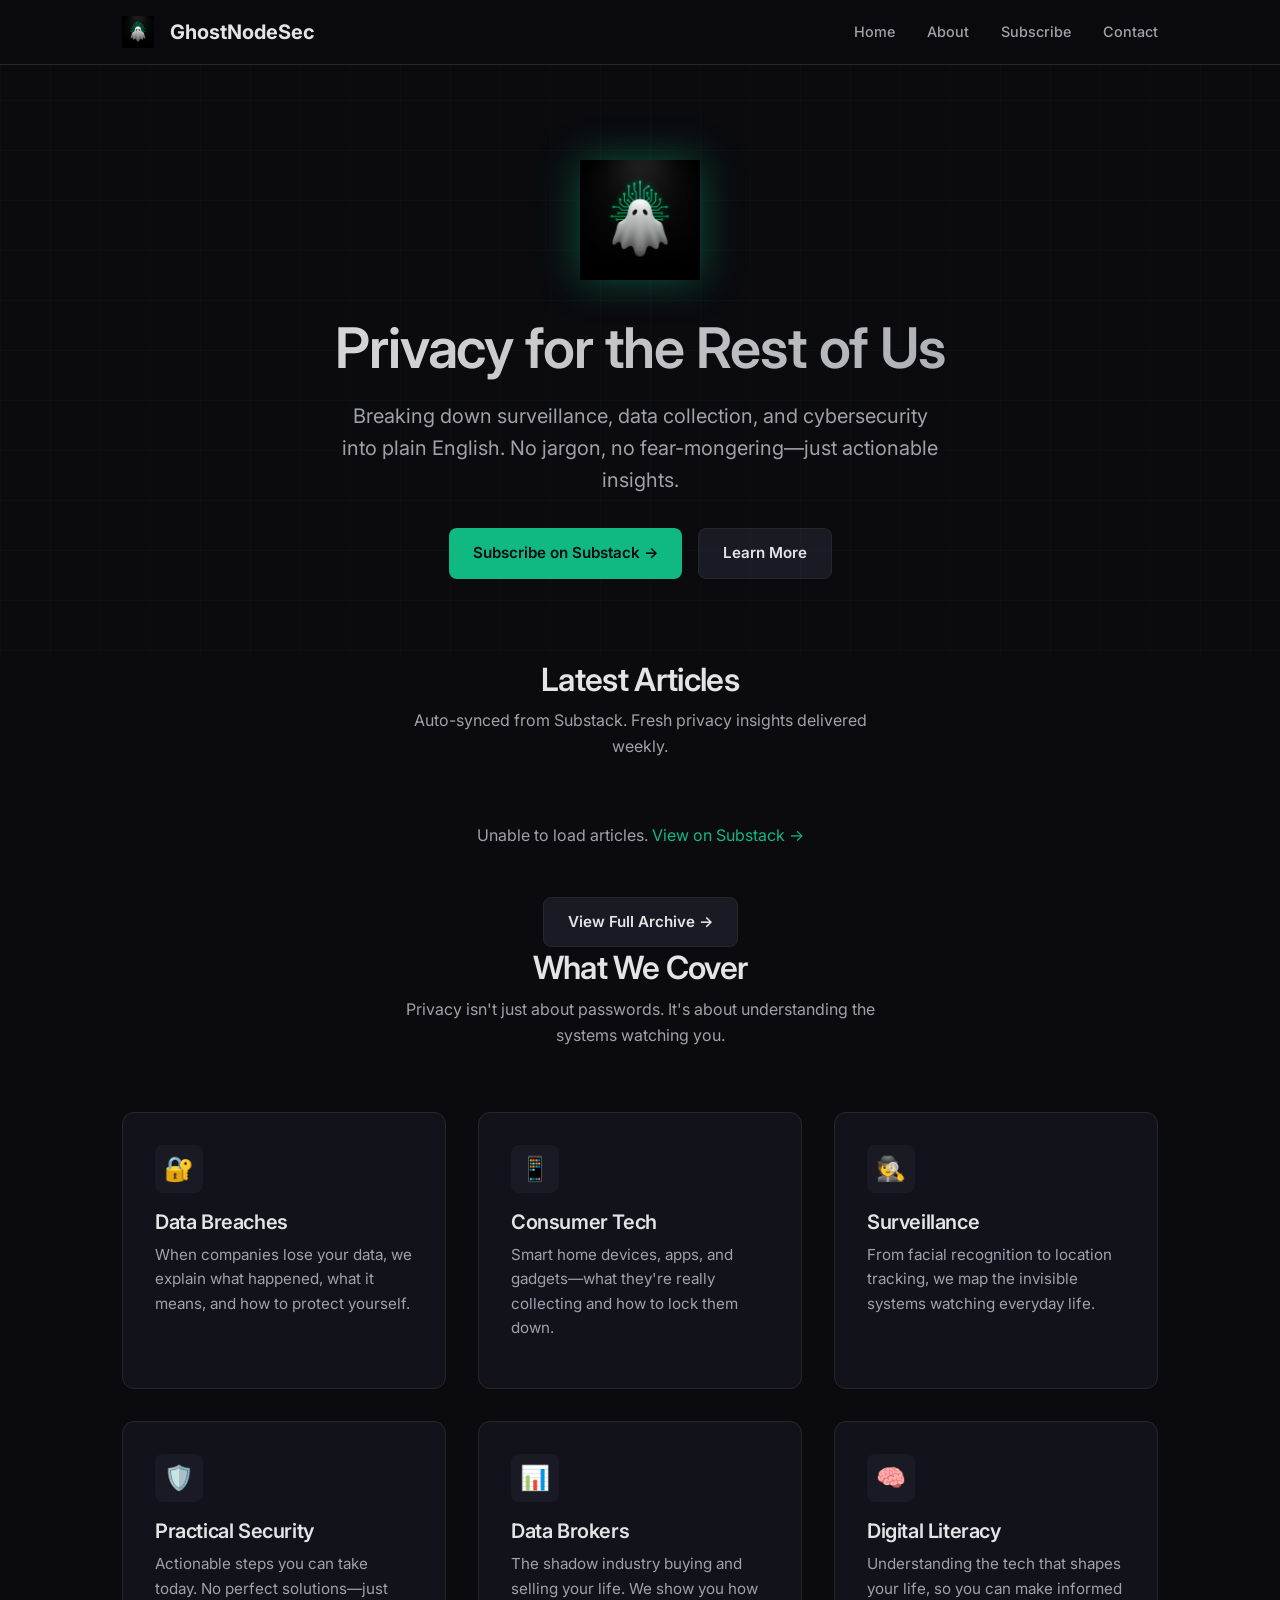
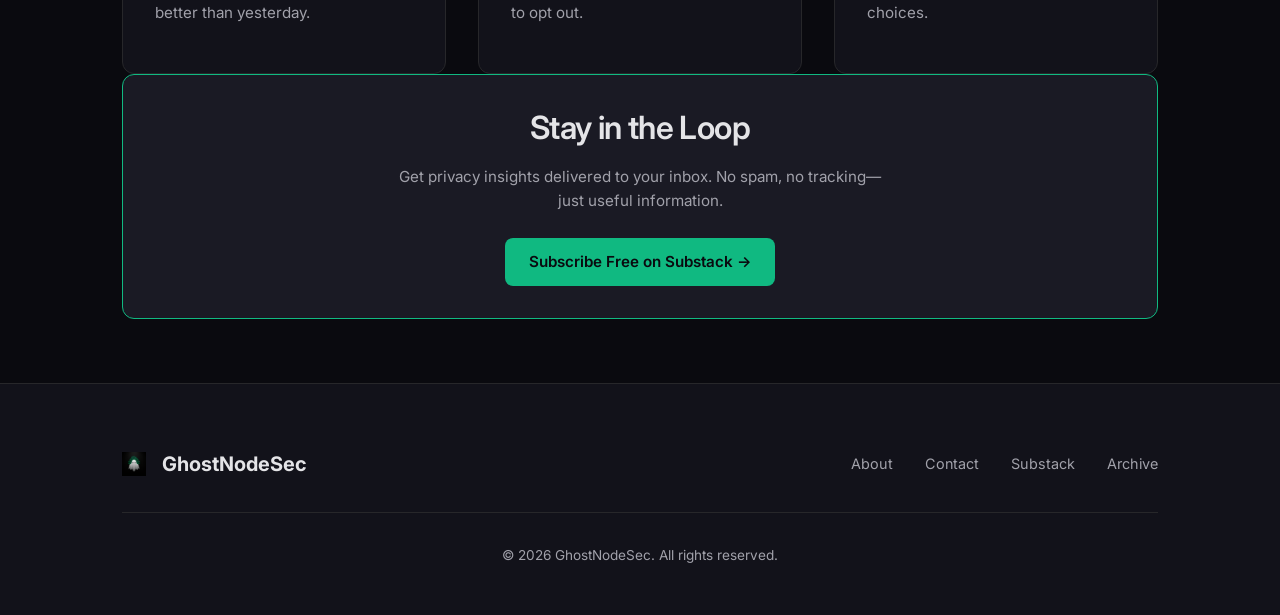
<file: index.html>
<!DOCTYPE html>
<html lang="en">
<head>
  <meta charset="UTF-8">
  <meta name="viewport" content="width=device-width, initial-scale=1.0">
  <meta name="description" content="Privacy insights for everyday people. Demystifying surveillance, data collection, and cybersecurity.">
  <title>GhostNodeSec – Privacy Insights</title>
  
  <!-- Meta Tags -->
  <meta property="og:title" content="GhostNodeSec – Privacy Insights">
  <meta property="og:description" content="Privacy insights for everyday people. Demystifying surveillance, data collection, and cybersecurity.">
  <meta property="og:image" content="images/logo.png">
  <meta property="og:type" content="website">
  <meta name="twitter:card" content="summary_large_image">
  <meta name="twitter:title" content="GhostNodeSec – Privacy Insights">
  <meta name="twitter:description" content="Privacy insights for everyday people. Demystifying surveillance, data collection, and cybersecurity.">
  <meta name="twitter:image" content="images/logo.png">
  
  <!-- Fonts -->
  <link rel="preconnect" href="https://fonts.googleapis.com">
  <link rel="preconnect" href="https://fonts.gstatic.com" crossorigin>
  <link href="https://fonts.googleapis.com/css2?family=Inter:wght@400;500;600;700&display=swap" rel="stylesheet">
  
  <!-- Styles -->
  <link rel="stylesheet" href="css/style.css">
  
  <!-- Favicon -->
  <link rel="icon" type="image/svg+xml" href="data:image/svg+xml,<svg xmlns='http://www.w3.org/2000/svg' viewBox='0 0 100 100'><defs><filter id='glow'><feGaussianBlur stdDeviation='2' result='blur'/><feMerge><feMergeNode in='blur'/><feMergeNode in='SourceGraphic'/></feMerge></filter></defs><rect fill='%230a0a0f' width='100' height='100'/><path d='M50 15 C30 15 20 30 20 50 C20 65 25 75 35 80 L35 85 C35 88 38 90 50 90 C62 90 65 88 65 85 L65 80 C75 75 80 65 80 50 C80 30 70 15 50 15' fill='%23e5e7eb' filter='url(%23glow)'/><circle cx='40' cy='40' r='5' fill='%230a0a0f'/><circle cx='60' cy='40' r='5' fill='%230a0a0f'/><path d='M35 60 Q50 70 65 60' stroke='%230a0a0f' stroke-width='3' fill='none'/><path d='M50 15 L50 5' stroke='%2310b981' stroke-width='2' filter='url(%23glow)'/><path d='M50 15 L60 8' stroke='%2310b981' stroke-width='2' filter='url(%23glow)'/><path d='M50 15 L40 8' stroke='%2310b981' stroke-width='2' filter='url(%23glow)'/></svg>">
</head>
<body>
  <!-- Header -->
  <header class="header">
    <div class="container header-content">
      <a href="index.html" class="logo">
        <img src="images/logo.png" alt="GhostNode" width="32" height="32" style="margin-right: 8px;">
        GhostNodeSec
      </a>
      <nav class="nav">
        <a href="index.html">Home</a>
        <a href="about.html">About</a>
        <a href="https://ghostnodesec.substack.com" target="_blank">Subscribe</a>
        <a href="contact.html">Contact</a>
      </nav>
    </div>
  </header>

  <main>
    <!-- Hero -->
    <section class="hero">
      <div class="container">
        <div class="hero-logo">
          <img src="images/logo.png" alt="GhostNode" width="120" height="120">
        </div>
        <h1>Privacy for the Rest of Us</h1>
        <p>Breaking down surveillance, data collection, and cybersecurity into plain English. No jargon, no fear-mongering—just actionable insights.</p>
        <div style="display: flex; gap: 1rem; justify-content: center; flex-wrap: wrap;">
          <a href="https://ghostnodesec.substack.com" class="btn btn-primary" target="_blank">
            Subscribe on Substack →
          </a>
          <a href="about.html" class="btn btn-secondary">
            Learn More
          </a>
        </div>
      </div>
    </section>

    <!-- Latest Articles (Auto-updating via RSS) -->
    <section class="container">
      <div class="section-title">
        <h2>Latest Articles</h2>
        <p>Auto-synced from Substack. Fresh privacy insights delivered weekly.</p>
      </div>
      
      <div id="latest-articles" class="article-list">
        <p style="color: var(--color-text-muted); text-align: center;">Loading articles...</p>
      </div>

      <div class="text-center mt-lg">
        <a href="https://ghostnodesec.substack.com/archive" class="btn btn-secondary" target="_blank">
          View Full Archive →
        </a>
      </div>
    </section>

    <!-- Topics -->
    <section class="container">
      <div class="section-title">
        <h2>What We Cover</h2>
        <p>Privacy isn't just about passwords. It's about understanding the systems watching you.</p>
      </div>

      <div class="card-grid">
        <div class="card">
          <div class="card-icon">🔐</div>
          <h3>Data Breaches</h3>
          <p>When companies lose your data, we explain what happened, what it means, and how to protect yourself.</p>
        </div>

        <div class="card">
          <div class="card-icon">📱</div>
          <h3>Consumer Tech</h3>
          <p>Smart home devices, apps, and gadgets—what they're really collecting and how to lock them down.</p>
        </div>

        <div class="card">
          <div class="card-icon">🕵️</div>
          <h3>Surveillance</h3>
          <p>From facial recognition to location tracking, we map the invisible systems watching everyday life.</p>
        </div>

        <div class="card">
          <div class="card-icon">🛡️</div>
          <h3>Practical Security</h3>
          <p>Actionable steps you can take today. No perfect solutions—just better than yesterday.</p>
        </div>

        <div class="card">
          <div class="card-icon">📊</div>
          <h3>Data Brokers</h3>
          <p>The shadow industry buying and selling your life. We show you how to opt out.</p>
        </div>

        <div class="card">
          <div class="card-icon">🧠</div>
          <h3>Digital Literacy</h3>
          <p>Understanding the tech that shapes your life, so you can make informed choices.</p>
        </div>
      </div>
    </section>

    <!-- CTA -->
    <section class="container">
      <div class="card text-center" style="background: var(--color-bg-tertiary); border-color: var(--color-accent);">
        <h2 style="margin-bottom: 1rem;">Stay in the Loop</h2>
        <p style="max-width: 500px; margin: 0 auto 1.5rem;">Get privacy insights delivered to your inbox. No spam, no tracking—just useful information.</p>
        <a href="https://ghostnodesec.substack.com" class="btn btn-primary" target="_blank">
          Subscribe Free on Substack →
        </a>
      </div>
    </section>
  </main>

  <!-- Footer -->
  <footer class="footer">
    <div class="container">
      <div class="footer-content">
        <div class="logo">
          <img src="images/logo.png" alt="GhostNode" width="24" height="24" style="margin-right: 8px;">
          GhostNodeSec
        </div>
        <div class="footer-links">
          <a href="about.html">About</a>
          <a href="contact.html">Contact</a>
          <a href="https://ghostnodesec.substack.com" target="_blank">Substack</a>
          <a href="https://ghostnodesec.substack.com/archive" target="_blank">Archive</a>
        </div>
      </div>
      <div class="footer-bottom">
        <p>&copy; 2026 GhostNodeSec. All rights reserved.</p>
      </div>
    </div>
  </footer>

  <!-- RSS Article Loader -->
  <script src="js/rss.js" async></script>
</body>
</html>
</file>
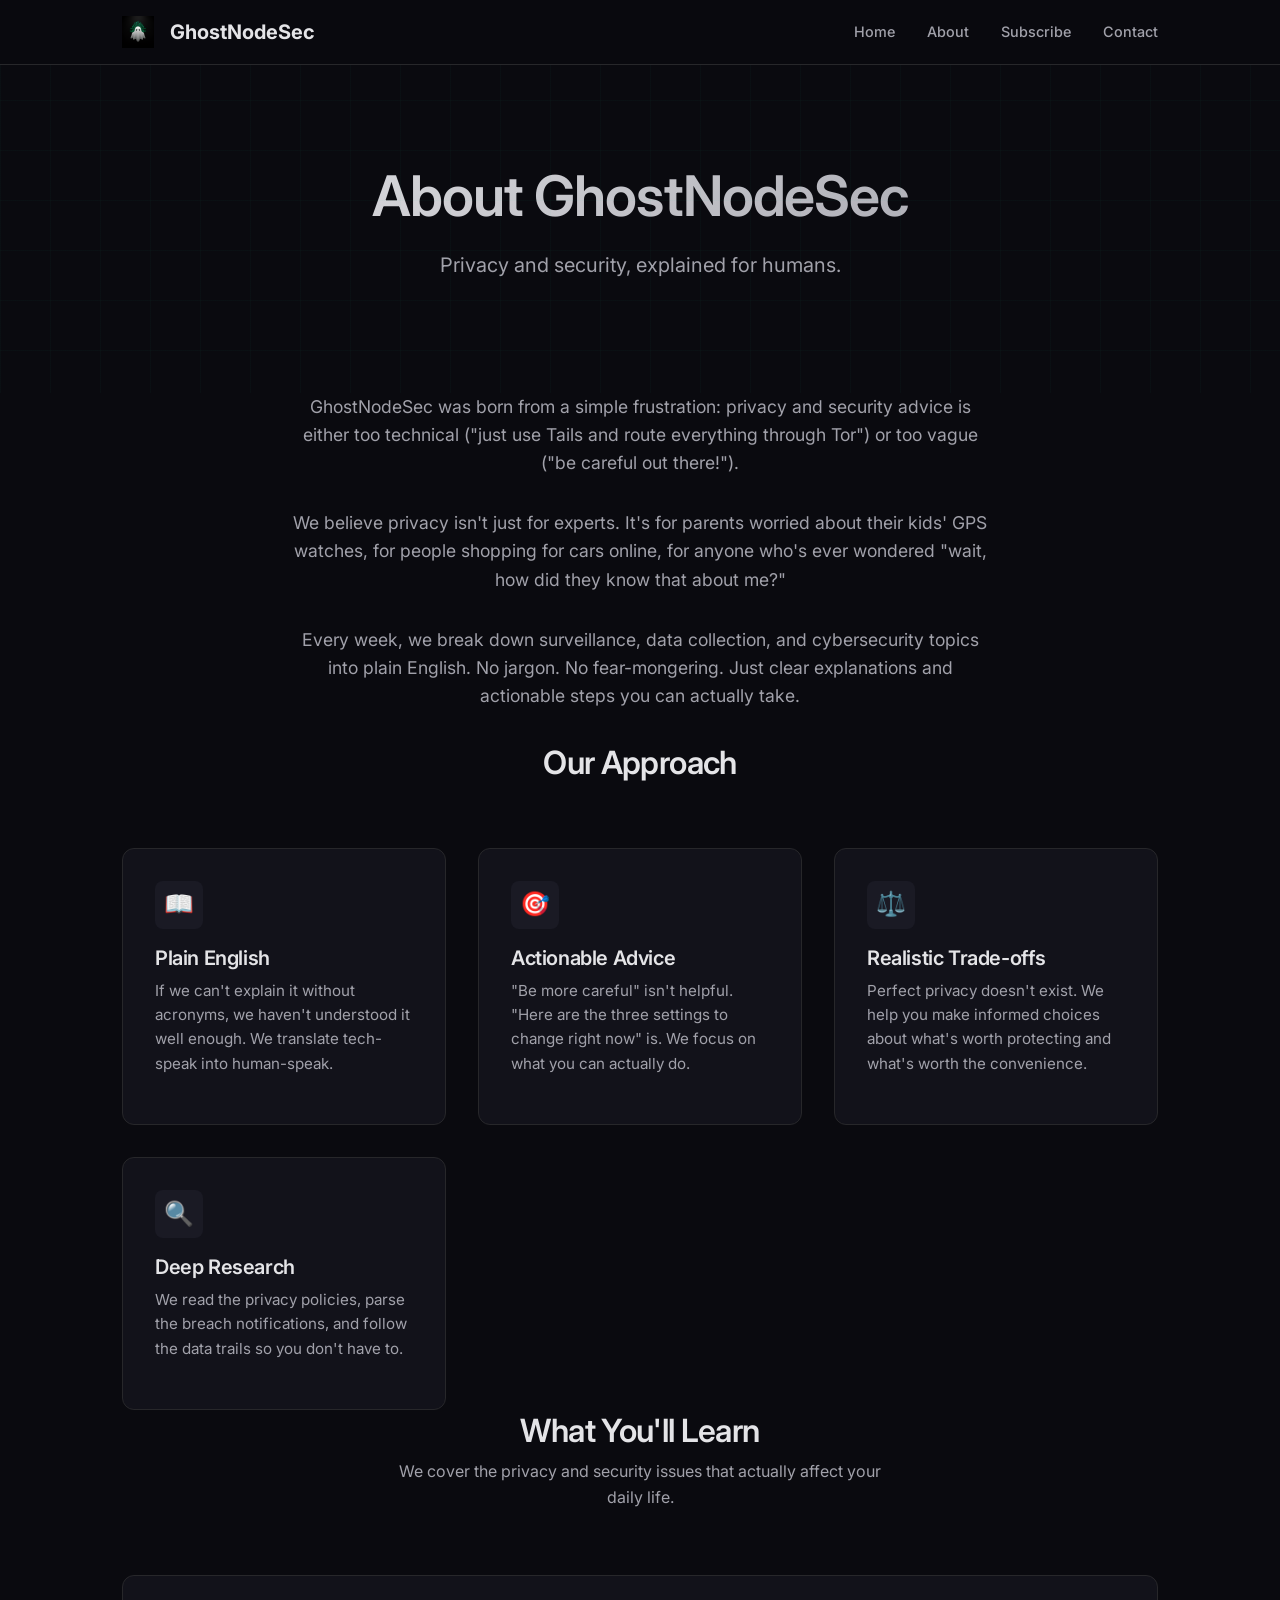
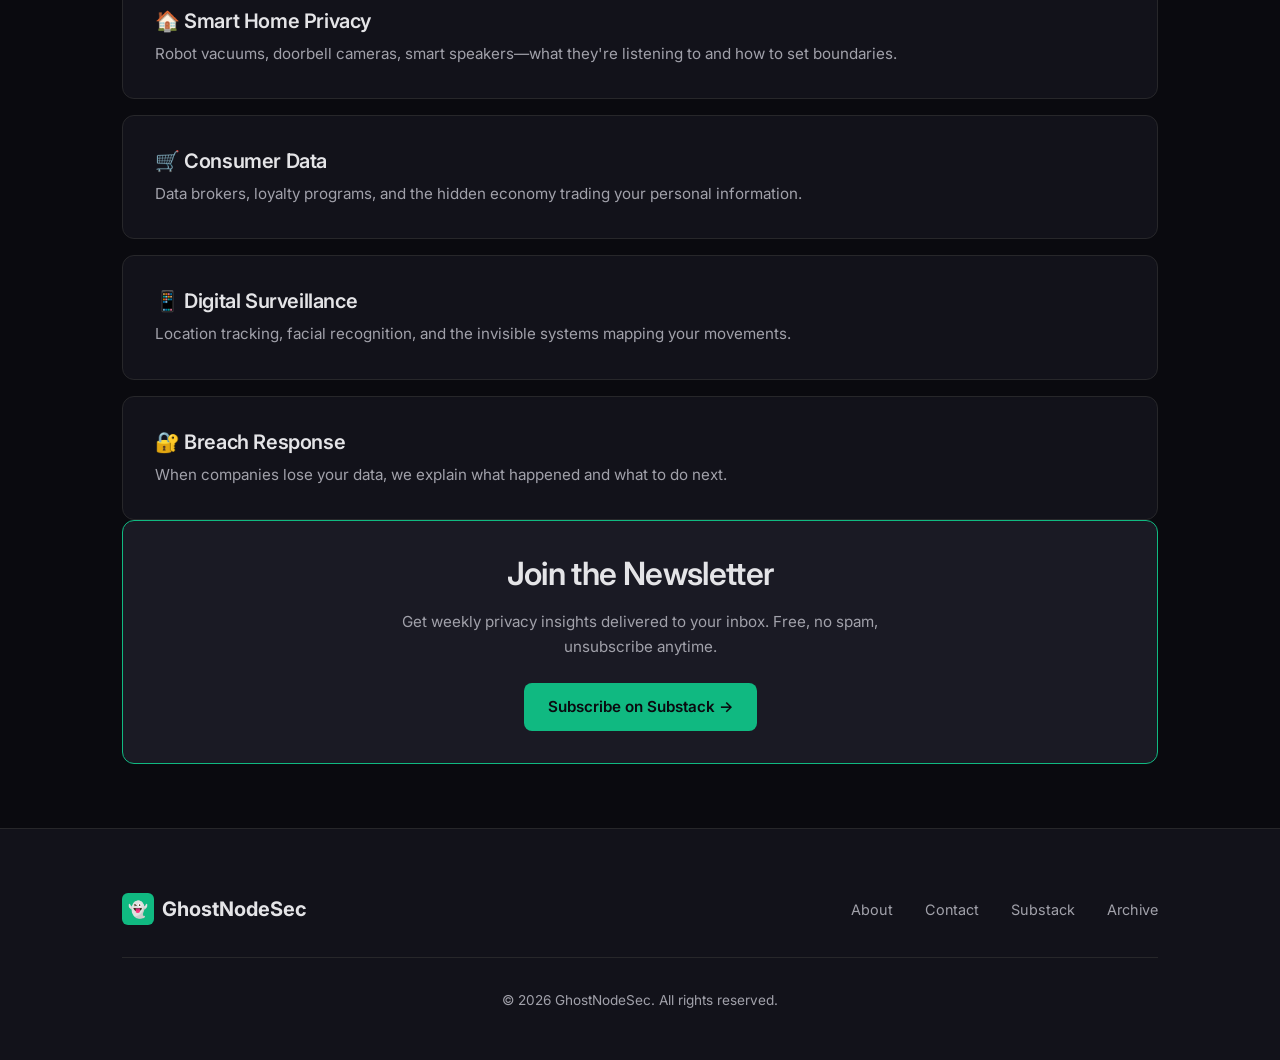
<file: about.html>
<!DOCTYPE html>
<html lang="en">
<head>
  <meta charset="UTF-8">
  <meta name="viewport" content="width=device-width, initial-scale=1.0">
  <meta name="description" content="Learn about GhostNodeSec's mission to make privacy and security accessible to everyone.">
  <title>About – GhostNodeSec</title>
  
  <!-- Fonts -->
  <link rel="preconnect" href="https://fonts.googleapis.com">
  <link rel="preconnect" href="https://fonts.gstatic.com" crossorigin>
  <link href="https://fonts.googleapis.com/css2?family=Inter:wght@400;500;600;700&display=swap" rel="stylesheet">
  
  <!-- Styles -->
  <link rel="stylesheet" href="css/style.css">
  
  <!-- Favicon -->
  <link rel="icon" type="image/svg+xml" href="data:image/svg+xml,<svg xmlns='http://www.w3.org/2000/svg' viewBox='0 0 100 100'><defs><filter id='glow'><feGaussianBlur stdDeviation='2' result='blur'/><feMerge><feMergeNode in='blur'/><feMergeNode in='SourceGraphic'/></feMerge></filter></defs><rect fill='%230a0a0f' width='100' height='100'/><path d='M50 15 C30 15 20 30 20 50 C20 65 25 75 35 80 L35 85 C35 88 38 90 50 90 C62 90 65 88 65 85 L65 80 C75 75 80 65 80 50 C80 30 70 15 50 15' fill='%23e5e7eb' filter='url(%23glow)'/><circle cx='40' cy='40' r='5' fill='%230a0a0f'/><circle cx='60' cy='40' r='5' fill='%230a0a0f'/><path d='M35 60 Q50 70 65 60' stroke='%230a0a0f' stroke-width='3' fill='none'/><path d='M50 15 L50 5' stroke='%2310b981' stroke-width='2' filter='url(%23glow)'/><path d='M50 15 L60 8' stroke='%2310b981' stroke-width='2' filter='url(%23glow)'/><path d='M50 15 L40 8' stroke='%2310b981' stroke-width='2' filter='url(%23glow)'/></svg>">
</head>
<body>
  <!-- Header -->
  <header class="header">
    <div class="container header-content">
      <a href="index.html" class="logo">
        <img src="images/logo.png" alt="GhostNode" width="32" height="32" style="margin-right: 8px;">
        GhostNodeSec
      </a>
      <nav class="nav">
        <a href="index.html">Home</a>
        <a href="about.html">About</a>
        <a href="https://ghostnodesec.substack.com" target="_blank">Subscribe</a>
        <a href="contact.html">Contact</a>
      </nav>
    </div>
  </header>

  <main>
    <!-- About Hero -->
    <section class="hero">
      <div class="container">
        <h1>About GhostNodeSec</h1>
        <p>Privacy and security, explained for humans.</p>
      </div>
    </section>

    <!-- Mission -->
    <section class="container">
      <div class="about-content">
        <p>
          GhostNodeSec was born from a simple frustration: privacy and security advice is either 
          too technical ("just use Tails and route everything through Tor") or too vague 
          ("be careful out there!").
        </p>
        <p>
          We believe privacy isn't just for experts. It's for parents worried about their kids' 
          GPS watches, for people shopping for cars online, for anyone who's ever wondered 
          "wait, how did they know that about me?"
        </p>
        <p>
          Every week, we break down surveillance, data collection, and cybersecurity topics 
          into plain English. No jargon. No fear-mongering. Just clear explanations and 
          actionable steps you can actually take.
        </p>
      </div>
    </section>

    <!-- What Makes Us Different -->
    <section class="container">
      <div class="section-title">
        <h2>Our Approach</h2>
      </div>

      <div class="card-grid">
        <div class="card">
          <div class="card-icon">📖</div>
          <h3>Plain English</h3>
          <p>If we can't explain it without acronyms, we haven't understood it well enough. We translate tech-speak into human-speak.</p>
        </div>

        <div class="card">
          <div class="card-icon">🎯</div>
          <h3>Actionable Advice</h3>
          <p>"Be more careful" isn't helpful. "Here are the three settings to change right now" is. We focus on what you can actually do.</p>
        </div>

        <div class="card">
          <div class="card-icon">⚖️</div>
          <h3>Realistic Trade-offs</h3>
          <p>Perfect privacy doesn't exist. We help you make informed choices about what's worth protecting and what's worth the convenience.</p>
        </div>

        <div class="card">
          <div class="card-icon">🔍</div>
          <h3>Deep Research</h3>
          <p>We read the privacy policies, parse the breach notifications, and follow the data trails so you don't have to.</p>
        </div>
      </div>
    </section>

    <!-- Topics -->
    <section class="container">
      <div class="section-title">
        <h2>What You'll Learn</h2>
        <p>We cover the privacy and security issues that actually affect your daily life.</p>
      </div>

      <div class="article-list">
        <div class="card" style="background: var(--color-bg-secondary);">
          <h3>🏠 Smart Home Privacy</h3>
          <p style="margin-bottom: 0;">Robot vacuums, doorbell cameras, smart speakers—what they're listening to and how to set boundaries.</p>
        </div>

        <div class="card" style="background: var(--color-bg-secondary);">
          <h3>🛒 Consumer Data</h3>
          <p style="margin-bottom: 0;">Data brokers, loyalty programs, and the hidden economy trading your personal information.</p>
        </div>

        <div class="card" style="background: var(--color-bg-secondary);">
          <h3>📱 Digital Surveillance</h3>
          <p style="margin-bottom: 0;">Location tracking, facial recognition, and the invisible systems mapping your movements.</p>
        </div>

        <div class="card" style="background: var(--color-bg-secondary);">
          <h3>🔐 Breach Response</h3>
          <p style="margin-bottom: 0;">When companies lose your data, we explain what happened and what to do next.</p>
        </div>
      </div>
    </section>

    <!-- CTA -->
    <section class="container">
      <div class="card text-center" style="background: var(--color-bg-tertiary); border-color: var(--color-accent);">
        <h2 style="margin-bottom: 1rem;">Join the Newsletter</h2>
        <p style="max-width: 500px; margin: 0 auto 1.5rem;">
          Get weekly privacy insights delivered to your inbox. Free, no spam, unsubscribe anytime.
        </p>
        <a href="https://ghostnodesec.substack.com" class="btn btn-primary" target="_blank">
          Subscribe on Substack →
        </a>
      </div>
    </section>
  </main>

  <!-- Footer -->
  <footer class="footer">
    <div class="container">
      <div class="footer-content">
        <div class="logo">
          <div class="logo-icon">👻</div>
          GhostNodeSec
        </div>
        <div class="footer-links">
          <a href="about.html">About</a>
          <a href="contact.html">Contact</a>
          <a href="https://ghostnodesec.substack.com" target="_blank">Substack</a>
          <a href="https://ghostnodesec.substack.com/archive" target="_blank">Archive</a>
        </div>
      </div>
      <div class="footer-bottom">
        <p>&copy; 2026 GhostNodeSec. All rights reserved.</p>
      </div>
    </div>
  </footer>
</body>
</html>
</file>
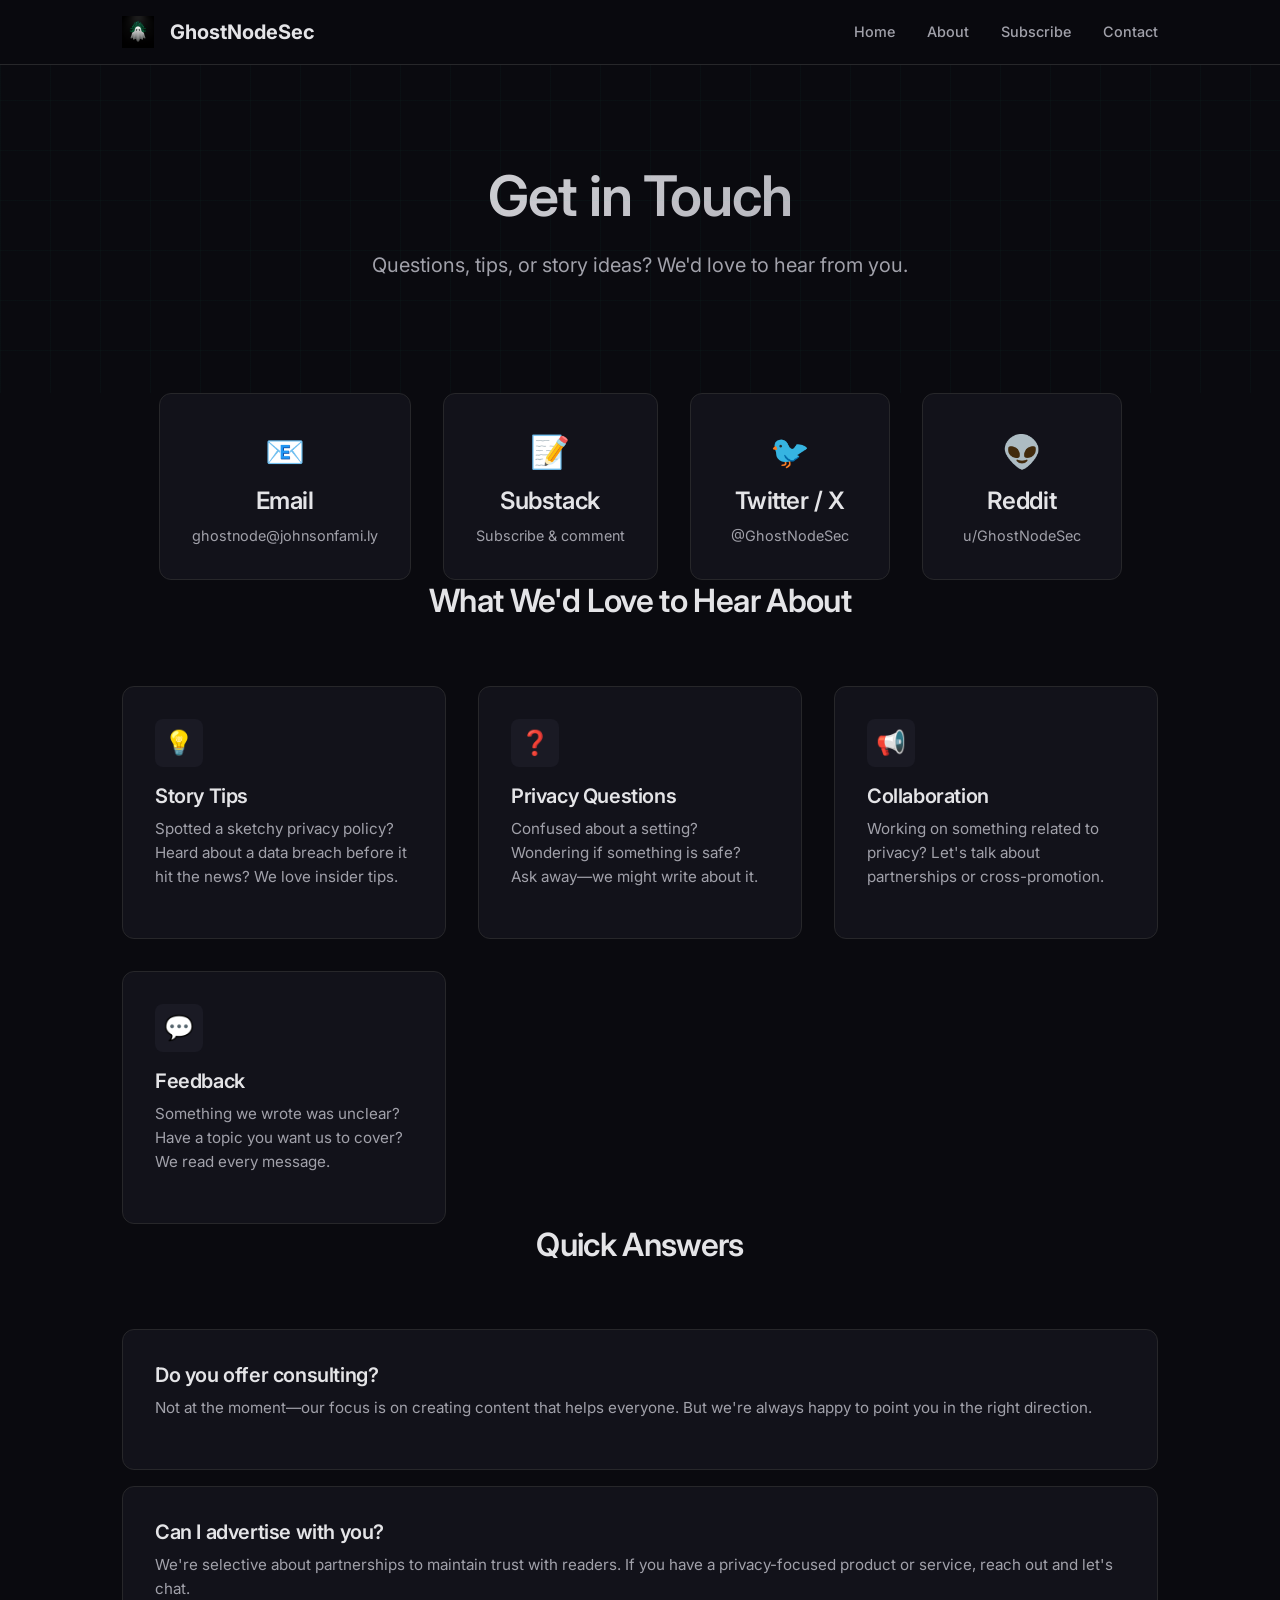
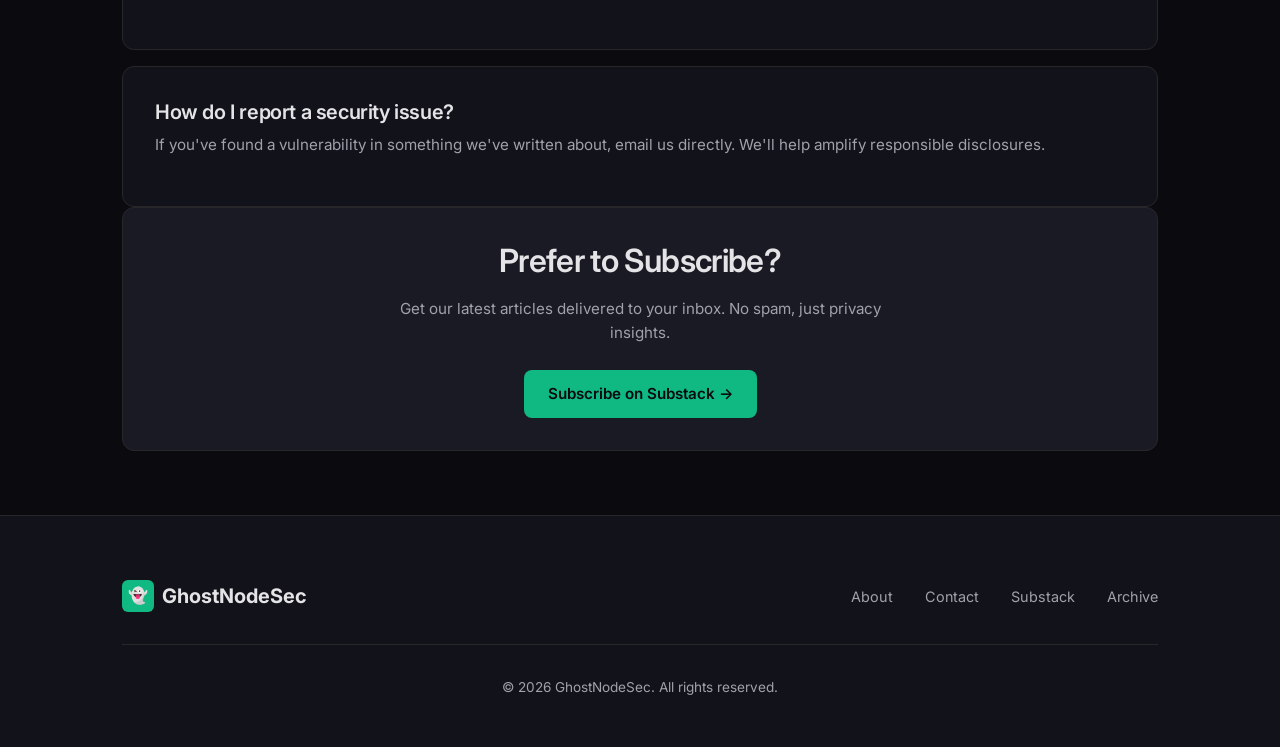
<file: contact.html>
<!DOCTYPE html>
<html lang="en">
<head>
  <meta charset="UTF-8">
  <meta name="viewport" content="width=device-width, initial-scale=1.0">
  <meta name="description" content="Get in touch with GhostNodeSec. Questions, tips, or story ideas—we'd love to hear from you.">
  <title>Contact – GhostNodeSec</title>
  
  <!-- Fonts -->
  <link rel="preconnect" href="https://fonts.googleapis.com">
  <link rel="preconnect" href="https://fonts.gstatic.com" crossorigin>
  <link href="https://fonts.googleapis.com/css2?family=Inter:wght@400;500;600;700&display=swap" rel="stylesheet">
  
  <!-- Styles -->
  <link rel="stylesheet" href="css/style.css">
  
  <!-- Favicon -->
  <link rel="icon" type="image/svg+xml" href="data:image/svg+xml,<svg xmlns='http://www.w3.org/2000/svg' viewBox='0 0 100 100'><defs><filter id='glow'><feGaussianBlur stdDeviation='2' result='blur'/><feMerge><feMergeNode in='blur'/><feMergeNode in='SourceGraphic'/></feMerge></filter></defs><rect fill='%230a0a0f' width='100' height='100'/><path d='M50 15 C30 15 20 30 20 50 C20 65 25 75 35 80 L35 85 C35 88 38 90 50 90 C62 90 65 88 65 85 L65 80 C75 75 80 65 80 50 C80 30 70 15 50 15' fill='%23e5e7eb' filter='url(%23glow)'/><circle cx='40' cy='40' r='5' fill='%230a0a0f'/><circle cx='60' cy='40' r='5' fill='%230a0a0f'/><path d='M35 60 Q50 70 65 60' stroke='%230a0a0f' stroke-width='3' fill='none'/><path d='M50 15 L50 5' stroke='%2310b981' stroke-width='2' filter='url(%23glow)'/><path d='M50 15 L60 8' stroke='%2310b981' stroke-width='2' filter='url(%23glow)'/><path d='M50 15 L40 8' stroke='%2310b981' stroke-width='2' filter='url(%23glow)'/></svg>">
</head>
<body>
  <!-- Header -->
  <header class="header">
    <div class="container header-content">
      <a href="index.html" class="logo">
        <img src="images/logo.png" alt="GhostNode" width="32" height="32" style="margin-right: 8px;">
        GhostNodeSec
      </a>
      <nav class="nav">
        <a href="index.html">Home</a>
        <a href="about.html">About</a>
        <a href="https://ghostnodesec.substack.com" target="_blank">Subscribe</a>
        <a href="contact.html">Contact</a>
      </nav>
    </div>
  </header>

  <main>
    <!-- Contact Hero -->
    <section class="hero">
      <div class="container">
        <h1>Get in Touch</h1>
        <p>Questions, tips, or story ideas? We'd love to hear from you.</p>
      </div>
    </section>

    <!-- Contact Methods -->
    <section class="container">
      <div class="contact-methods">
        <a href="mailto:ghostnode@johnsonfami.ly" class="contact-method">
          <div class="contact-icon">📧</div>
          <h3>Email</h3>
          <p style="margin: 0; font-size: 0.9rem;">ghostnode@johnsonfami.ly</p>
        </a>

        <a href="https://ghostnodesec.substack.com" target="_blank" class="contact-method">
          <div class="contact-icon">📝</div>
          <h3>Substack</h3>
          <p style="margin: 0; font-size: 0.9rem;">Subscribe & comment</p>
        </a>

        <div class="contact-method">
          <div class="contact-icon">🐦</div>
          <h3>Twitter / X</h3>
          <p style="margin: 0; font-size: 0.9rem;">@GhostNodeSec</p>
        </div>

        <div class="contact-method">
          <div class="contact-icon">👽</div>
          <h3>Reddit</h3>
          <p style="margin: 0; font-size: 0.9rem;">u/GhostNodeSec</p>
        </div>
      </div>
    </section>

    <!-- What to Contact About -->
    <section class="container">
      <div class="section-title">
        <h2>What We'd Love to Hear About</h2>
      </div>

      <div class="card-grid">
        <div class="card">
          <div class="card-icon">💡</div>
          <h3>Story Tips</h3>
          <p>Spotted a sketchy privacy policy? Heard about a data breach before it hit the news? We love insider tips.</p>
        </div>

        <div class="card">
          <div class="card-icon">❓</div>
          <h3>Privacy Questions</h3>
          <p>Confused about a setting? Wondering if something is safe? Ask away—we might write about it.</p>
        </div>

        <div class="card">
          <div class="card-icon">📢</div>
          <h3>Collaboration</h3>
          <p>Working on something related to privacy? Let's talk about partnerships or cross-promotion.</p>
        </div>

        <div class="card">
          <div class="card-icon">💬</div>
          <h3>Feedback</h3>
          <p>Something we wrote was unclear? Have a topic you want us to cover? We read every message.</p>
        </div>
      </div>
    </section>

    <!-- FAQ -->
    <section class="container">
      <div class="section-title">
        <h2>Quick Answers</h2>
      </div>

      <div class="article-list">
        <div class="card" style="background: var(--color-bg-secondary);">
          <h3>Do you offer consulting?</h3>
          <p>Not at the moment—our focus is on creating content that helps everyone. But we're always happy to point you in the right direction.</p>
        </div>

        <div class="card" style="background: var(--color-bg-secondary);">
          <h3>Can I advertise with you?</h3>
          <p>We're selective about partnerships to maintain trust with readers. If you have a privacy-focused product or service, reach out and let's chat.</p>
        </div>

        <div class="card" style="background: var(--color-bg-secondary);">
          <h3>How do I report a security issue?</h3>
          <p>If you've found a vulnerability in something we've written about, email us directly. We'll help amplify responsible disclosures.</p>
        </div>
      </div>
    </section>

    <!-- CTA -->
    <section class="container">
      <div class="card text-center" style="background: var(--color-bg-tertiary);">
        <h2 style="margin-bottom: 1rem;">Prefer to Subscribe?</h2>
        <p style="max-width: 500px; margin: 0 auto 1.5rem;">
          Get our latest articles delivered to your inbox. No spam, just privacy insights.
        </p>
        <a href="https://ghostnodesec.substack.com" class="btn btn-primary" target="_blank">
          Subscribe on Substack →
        </a>
      </div>
    </section>
  </main>

  <!-- Footer -->
  <footer class="footer">
    <div class="container">
      <div class="footer-content">
        <div class="logo">
          <div class="logo-icon">👻</div>
          GhostNodeSec
        </div>
        <div class="footer-links">
          <a href="about.html">About</a>
          <a href="contact.html">Contact</a>
          <a href="https://ghostnodesec.substack.com" target="_blank">Substack</a>
          <a href="https://ghostnodesec.substack.com/archive" target="_blank">Archive</a>
        </div>
      </div>
      <div class="footer-bottom">
        <p>&copy; 2026 GhostNodeSec. All rights reserved.</p>
      </div>
    </div>
  </footer>
</body>
</html>
</file>
<file: css/style.css>
/* GhostNode Static Site - Modern Clean Design */

:root {
  --color-bg: #0a0a0f;
  --color-bg-secondary: #12121a;
  --color-bg-tertiary: #1a1a24;
  --color-text: #e4e4e7;
  --color-text-muted: #a1a1aa;
  --color-accent: #10b981;
  --color-accent-hover: #34d399;
  --color-border: #27272a;
  --font-main: 'Inter', -apple-system, BlinkMacSystemFont, 'Segoe UI', sans-serif;
  --font-mono: 'JetBrains Mono', 'Fira Code', monospace;
  --max-width: 1100px;
  --spacing-sm: 0.5rem;
  --spacing-md: 1rem;
  --spacing-lg: 2rem;
  --spacing-xl: 4rem;
}

* {
  margin: 0;
  padding: 0;
  box-sizing: border-box;
}

html {
  font-size: 16px;
  scroll-behavior: smooth;
}

body {
  font-family: var(--font-main);
  background: var(--color-bg);
  color: var(--color-text);
  line-height: 1.6;
  -webkit-font-smoothing: antialiased;
  -moz-osx-font-smoothing: grayscale;
}

a {
  color: var(--color-accent);
  text-decoration: none;
  transition: color 0.2s ease;
}

a:hover {
  color: var(--color-accent-hover);
}

/* Typography */
h1, h2, h3, h4, h5, h6 {
  font-weight: 600;
  line-height: 1.3;
  letter-spacing: -0.02em;
  color: var(--color-text);
}

h1 { font-size: 2.5rem; }
h2 { font-size: 2rem; }
h3 { font-size: 1.5rem; }
h4 { font-size: 1.25rem; }

p {
  margin-bottom: var(--spacing-md);
  color: var(--color-text-muted);
}

/* Layout */
.container {
  max-width: var(--max-width);
  margin: 0 auto;
  padding: 0 var(--spacing-lg);
}

/* Header */
.header {
  position: fixed;
  top: 0;
  left: 0;
  right: 0;
  background: rgba(10, 10, 15, 0.95);
  backdrop-filter: blur(10px);
  border-bottom: 1px solid var(--color-border);
  z-index: 1000;
  padding: var(--spacing-md) 0;
}

.header-content {
  display: flex;
  justify-content: space-between;
  align-items: center;
}

.logo {
  font-size: 1.25rem;
  font-weight: 700;
  color: var(--color-text);
  display: flex;
  align-items: center;
  gap: var(--spacing-sm);
}

.logo-icon {
  width: 32px;
  height: 32px;
  background: var(--color-accent);
  border-radius: 6px;
  display: flex;
  align-items: center;
  justify-content: center;
  font-size: 1rem;
}

.nav {
  display: flex;
  gap: var(--spacing-lg);
}

.nav a {
  color: var(--color-text-muted);
  font-size: 0.9rem;
  font-weight: 500;
  transition: color 0.2s ease;
}

.nav a:hover {
  color: var(--color-text);
}

/* Hero Section */
.hero {
  padding: 160px 0 80px;
  text-align: center;
  background: 
    linear-gradient(180deg, var(--color-bg-secondary) 0%, var(--color-bg-primary) 100%),
    radial-gradient(circle at 50% 0%, rgba(16, 185, 129, 0.08) 0%, transparent 50%);
  position: relative;
}

.hero::before {
  content: '';
  position: absolute;
  top: 0;
  left: 0;
  right: 0;
  bottom: 0;
  background-image: 
    linear-gradient(rgba(16, 185, 129, 0.03) 1px, transparent 1px),
    linear-gradient(90deg, rgba(16, 185, 129, 0.03) 1px, transparent 1px);
  background-size: 50px 50px;
  pointer-events: none;
}

.hero-logo {
  margin-bottom: 1.5rem;
}

.hero-logo img {
  filter: drop-shadow(0 0 20px rgba(16, 185, 129, 0.4));
}

.hero h1 {
  font-size: 3.5rem;
  margin-bottom: var(--spacing-md);
  background: linear-gradient(135deg, var(--color-text) 0%, var(--color-text-muted) 100%);
  -webkit-background-clip: text;
  -webkit-text-fill-color: transparent;
  background-clip: text;
}

.hero p {
  font-size: 1.25rem;
  max-width: 600px;
  margin: 0 auto var(--spacing-lg);
}

/* Buttons */
.btn {
  display: inline-flex;
  align-items: center;
  gap: var(--spacing-sm);
  padding: 12px 24px;
  border-radius: 8px;
  font-weight: 600;
  font-size: 0.95rem;
  transition: all 0.2s ease;
  cursor: pointer;
  border: none;
}

.btn-primary {
  background: var(--color-accent);
  color: var(--color-bg);
}

.btn-primary:hover {
  background: var(--color-accent-hover);
  transform: translateY(-2px);
}

.btn-secondary {
  background: var(--color-bg-tertiary);
  color: var(--color-text);
  border: 1px solid var(--color-border);
}

.btn-secondary:hover {
  background: var(--color-bg-secondary);
  border-color: var(--color-accent);
}

/* Sections */
section {
  padding: var(--spacing-xl) 0;
}

.section-title {
  text-align: center;
  margin-bottom: var(--spacing-xl);
}

.section-title h2 {
  margin-bottom: var(--spacing-sm);
}

.section-title p {
  max-width: 500px;
  margin: 0 auto;
}

/* Cards */
.card-grid {
  display: grid;
  grid-template-columns: repeat(auto-fit, minmax(300px, 1fr));
  gap: var(--spacing-lg);
}

.card {
  background: var(--color-bg-secondary);
  border: 1px solid var(--color-border);
  border-radius: 12px;
  padding: var(--spacing-lg);
  transition: all 0.3s ease;
}

.card:hover {
  border-color: var(--color-accent);
  transform: translateY(-4px);
}

.card-icon {
  width: 48px;
  height: 48px;
  background: var(--color-bg-tertiary);
  border-radius: 8px;
  display: flex;
  align-items: center;
  justify-content: center;
  font-size: 1.5rem;
  margin-bottom: var(--spacing-md);
}

.card h3 {
  margin-bottom: var(--spacing-sm);
  font-size: 1.25rem;
}

.card p {
  font-size: 0.95rem;
  margin-bottom: var(--spacing-md);
}

/* Articles */
.article-list {
  display: flex;
  flex-direction: column;
  gap: var(--spacing-md);
}

.article-card {
  background: var(--color-bg-secondary);
  border: 1px solid var(--color-border);
  border-radius: 12px;
  padding: var(--spacing-lg);
  transition: all 0.2s ease;
}

.article-card:hover {
  border-color: var(--color-accent);
  transform: translateY(-2px);
  box-shadow: 0 4px 12px rgba(16, 185, 129, 0.1);
}

.article-meta {
  font-size: 0.85rem;
  color: var(--color-text-muted);
  margin-bottom: var(--spacing-sm);
}

.article-card h3 {
  margin-bottom: var(--spacing-sm);
}

.article-excerpt {
  font-size: 0.95rem;
  margin-bottom: var(--spacing-md);
}

.read-more {
  font-size: 0.9rem;
  font-weight: 600;
  display: inline-flex;
  align-items: center;
  gap: var(--spacing-sm);
}

/* About Section */
.about-content {
  max-width: 700px;
  margin: 0 auto;
  text-align: center;
}

.about-content p {
  font-size: 1.1rem;
  margin-bottom: var(--spacing-lg);
}

/* Contact */
.contact-methods {
  display: flex;
  justify-content: center;
  gap: var(--spacing-lg);
  flex-wrap: wrap;
}

.contact-method {
  display: flex;
  flex-direction: column;
  align-items: center;
  gap: var(--spacing-sm);
  padding: var(--spacing-lg);
  background: var(--color-bg-secondary);
  border: 1px solid var(--color-border);
  border-radius: 12px;
  min-width: 200px;
  transition: all 0.2s ease;
}

.contact-method:hover {
  border-color: var(--color-accent);
}

.contact-icon {
  font-size: 2rem;
}

/* Footer */
.footer {
  background: var(--color-bg-secondary);
  border-top: 1px solid var(--color-border);
  padding: var(--spacing-xl) 0 var(--spacing-lg);
  margin-top: var(--spacing-xl);
}

.footer-content {
  display: flex;
  justify-content: space-between;
  align-items: center;
  flex-wrap: wrap;
  gap: var(--spacing-lg);
  margin-bottom: var(--spacing-lg);
}

.footer-links {
  display: flex;
  gap: var(--spacing-lg);
}

.footer-links a {
  color: var(--color-text-muted);
  font-size: 0.9rem;
}

.footer-links a:hover {
  color: var(--color-text);
}

.footer-bottom {
  text-align: center;
  padding-top: var(--spacing-lg);
  border-top: 1px solid var(--color-border);
  color: var(--color-text-muted);
  font-size: 0.85rem;
}

/* Substack Embed */
#substack-embed {
  background: var(--color-bg-secondary);
  border: 1px solid var(--color-border);
  border-radius: 12px;
  padding: var(--spacing-md);
}

#substack-embed iframe {
  border: none !important;
  background: transparent !important;
}

.footer .logo {
  display: flex;
  align-items: center;
  gap: 0.5rem;
}

/* Responsive */
@media (max-width: 768px) {
  html { font-size: 15px; }
  
  .hero h1 { font-size: 2.5rem; }
  .hero p { font-size: 1.1rem; }
  
  .nav { display: none; }
  
  .card-grid { grid-template-columns: 1fr; }
  
  .footer-content {
    flex-direction: column;
    text-align: center;
  }
}

/* Utility */
.text-accent { color: var(--color-accent); }
.text-center { text-align: center; }
.mt-lg { margin-top: var(--spacing-lg); }
.mb-lg { margin-bottom: var(--spacing-lg); }
</file>
